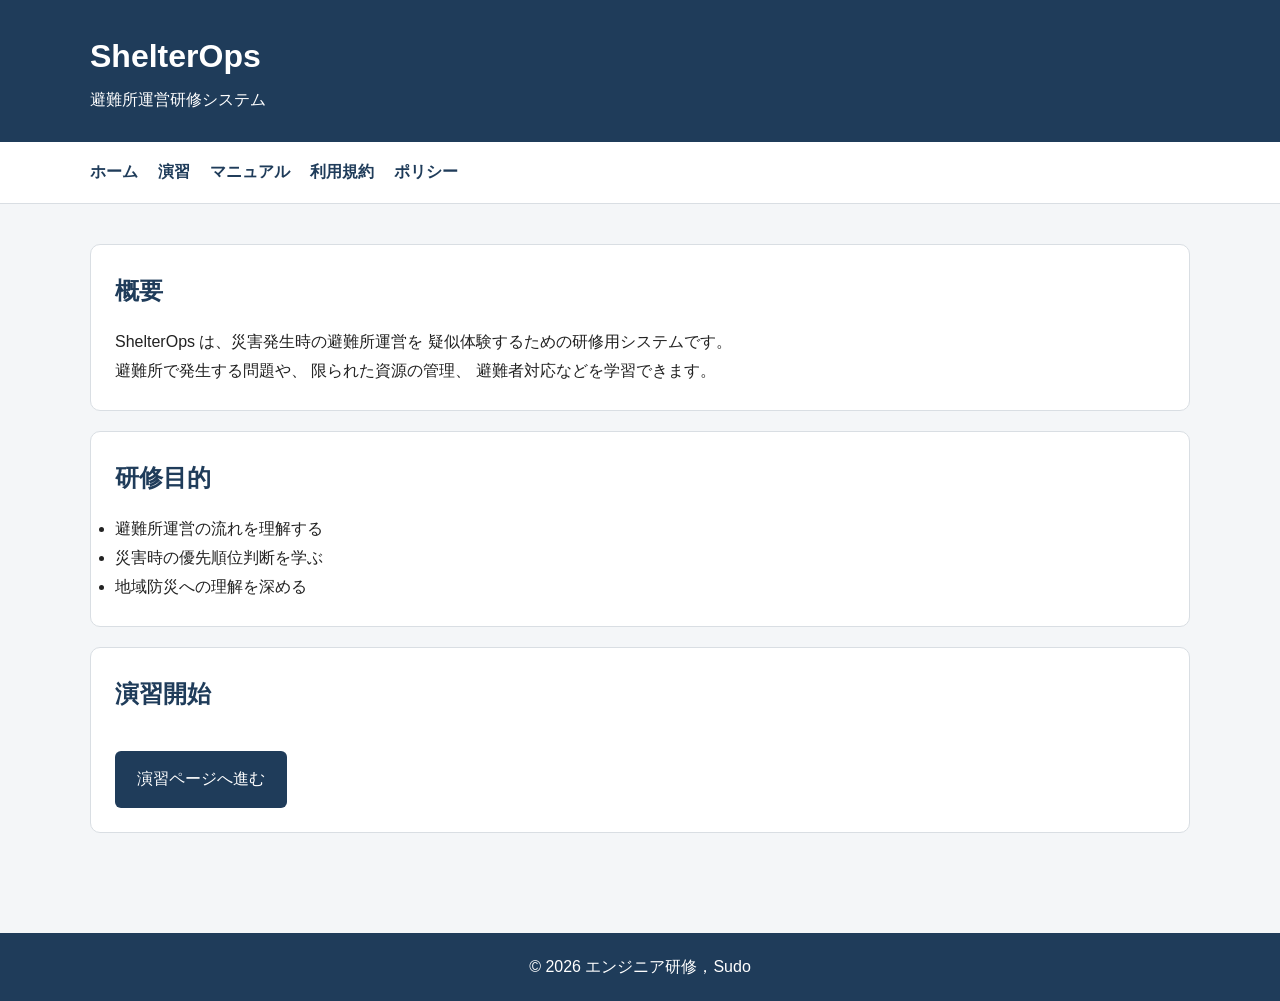
<file: index.html>
<!DOCTYPE html>
<html lang="ja">

<head>
    <meta charset="UTF-8">
    <meta name="viewport" content="width=device-width, initial-scale=1.0">
    <title>ShellterOps | ホーム</title>
    <link rel="stylesheet" href="style.css">
</head>

<body>

    <header>
        <div class="container">
            <h1>ShelterOps</h1>
            <p>避難所運営研修システム</p>
        </div>
    </header>

    <nav>
        <div class="container nav-links">
            <a href="index.html">ホーム</a>
            <a href="training.html">演習</a>
            <a href="manual.html">マニュアル</a>
            <a href="terms.html">利用規約</a>
            <a href="policy.html">ポリシー</a>
        </div>
    </nav>

    <main class="container">

        <section class="card">
            <h2>概要</h2>

            <p>
                ShelterOps は、災害発生時の避難所運営を
                疑似体験するための研修用システムです。
            </p>

            <p>
                避難所で発生する問題や、
                限られた資源の管理、
                避難者対応などを学習できます。
            </p>
        </section>

        <section class="card">
            <h2>研修目的</h2>

            <ul>
                <li>避難所運営の流れを理解する</li>
                <li>災害時の優先順位判断を学ぶ</li>
                <li>地域防災への理解を深める</li>
            </ul>
        </section>

        <section class="card">
            <h2>演習開始</h2>

            <a class="button" href="training.html">
                演習ページへ進む
            </a>
        </section>

    </main>

    <footer>
        <p>© 2026 エンジニア研修，Sudo</p>
    </footer>

</body>

</html>
</file>
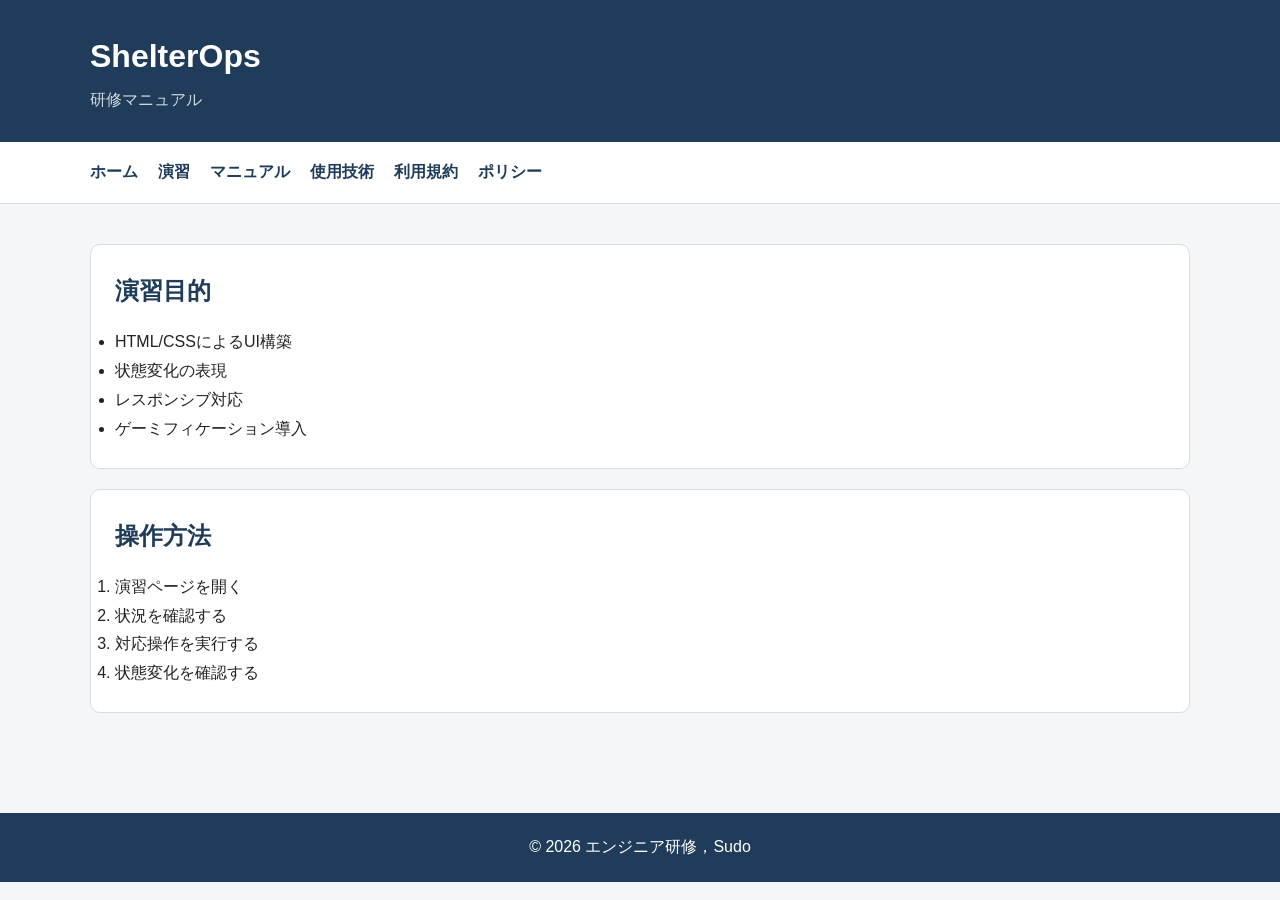
<file: manual.html>
<!DOCTYPE html>
<html lang="ja">

<head>
    <meta charset="UTF-8">
    <meta name="viewport" content="width=device-width, initial-scale=1.0">
    <title>ShelterOps | マニュアル</title>
    <link rel="stylesheet" href="style.css">
</head>

<body>

    <header>
        <div class="container">

            <h1>ShelterOps</h1>

            <p class="subtitle">
                研修マニュアル
            </p>

        </div>
    </header>


    <nav>
        <div class="container nav-links">

            <a href="index.html">ホーム</a>
            <a href="training.html">演習</a>
            <a href="manual.html">マニュアル</a>
            <a href="tech.html">使用技術</a>
            <a href="terms.html">利用規約</a>
            <a href="policy.html">ポリシー</a>

        </div>
    </nav>


    <main class="container">

        <section class="card">

            <h2>演習目的</h2>

            <ul>

                <li>
                    HTML/CSSによるUI構築
                </li>

                <li>
                    状態変化の表現
                </li>

                <li>
                    レスポンシブ対応
                </li>

                <li>
                    ゲーミフィケーション導入
                </li>

            </ul>

        </section>


        <section class="card">

            <h2>操作方法</h2>

            <ol>

                <li>
                    演習ページを開く
                </li>

                <li>
                    状況を確認する
                </li>

                <li>
                    対応操作を実行する
                </li>

                <li>
                    状態変化を確認する
                </li>

            </ol>

        </section>

    </main>


    <footer>

        <p>
            © 2026 エンジニア研修，Sudo
        </p>

    </footer>

</body>

</html>
</file>
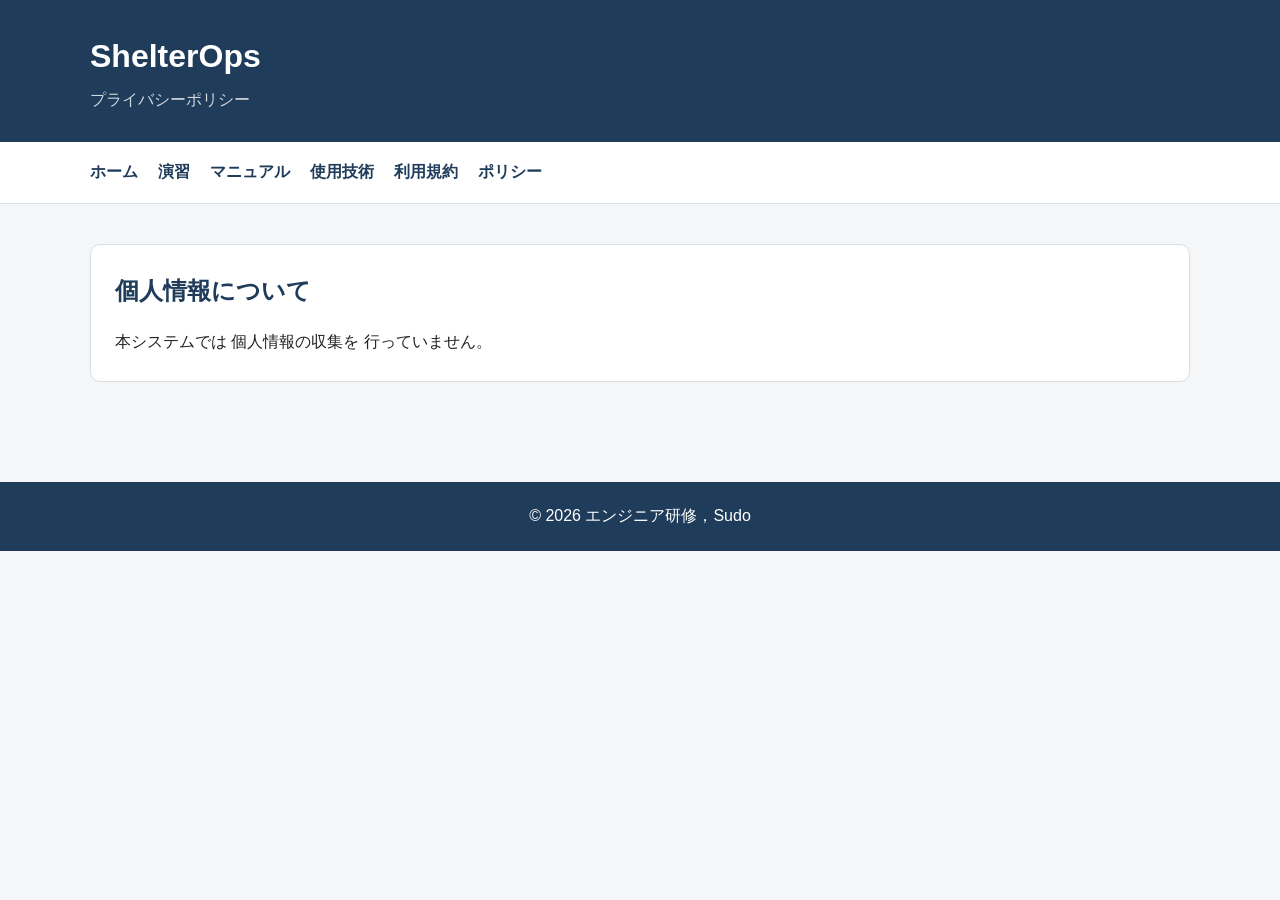
<file: policy.html>
<!DOCTYPE html>
<html lang="ja">

<head>
    <meta charset="UTF-8">
    <meta name="viewport" content="width=device-width, initial-scale=1.0">
    <title>ShelterOps | ポリシー</title>
    <link rel="stylesheet" href="style.css">
</head>

<body>

    <header>
        <div class="container">

            <h1>ShelterOps</h1>

            <p class="subtitle">
                プライバシーポリシー
            </p>

        </div>
    </header>


    <nav>
        <div class="container nav-links">

            <a href="index.html">ホーム</a>
            <a href="training.html">演習</a>
            <a href="manual.html">マニュアル</a>
            <a href="tech.html">使用技術</a>
            <a href="terms.html">利用規約</a>
            <a href="policy.html">ポリシー</a>

        </div>
    </nav>


    <main class="container">

        <section class="card">

            <h2>個人情報について</h2>

            <p>
                本システムでは
                個人情報の収集を
                行っていません。
            </p>

        </section>

    </main>


    <footer>

        <p>
            © 2026 エンジニア研修，Sudo
        </p>

    </footer>

</body>

</html>
</file>
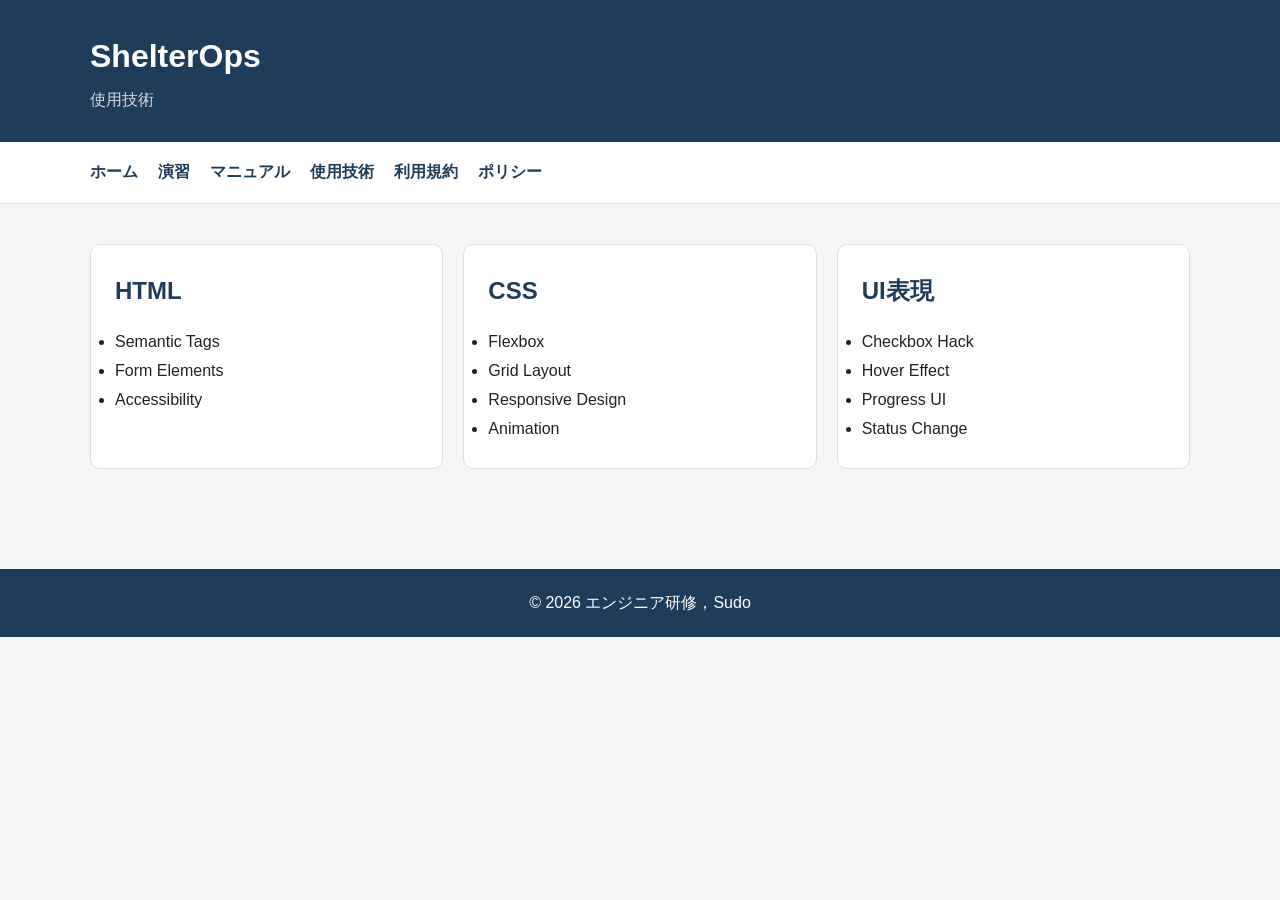
<file: tech.html>
<!DOCTYPE html>
<html lang="ja">

<head>
    <meta charset="UTF-8">
    <meta name="viewport" content="width=device-width, initial-scale=1.0">
    <title>ShelterOps | 使用技術</title>
    <link rel="stylesheet" href="style.css">
</head>

<body>

    <header>
        <div class="container">

            <h1>ShelterOps</h1>

            <p class="subtitle">
                使用技術
            </p>

        </div>
    </header>


    <nav>
        <div class="container nav-links">

            <a href="index.html">ホーム</a>
            <a href="training.html">演習</a>
            <a href="manual.html">マニュアル</a>
            <a href="tech.html">使用技術</a>
            <a href="terms.html">利用規約</a>
            <a href="policy.html">ポリシー</a>

        </div>
    </nav>


    <main class="container">

        <section class="grid">

            <div class="card">

                <h2>HTML</h2>

                <ul>
                    <li>Semantic Tags</li>
                    <li>Form Elements</li>
                    <li>Accessibility</li>
                </ul>

            </div>


            <div class="card">

                <h2>CSS</h2>

                <ul>
                    <li>Flexbox</li>
                    <li>Grid Layout</li>
                    <li>Responsive Design</li>
                    <li>Animation</li>
                </ul>

            </div>


            <div class="card">

                <h2>UI表現</h2>

                <ul>
                    <li>Checkbox Hack</li>
                    <li>Hover Effect</li>
                    <li>Progress UI</li>
                    <li>Status Change</li>
                </ul>

            </div>

        </section>

    </main>


    <footer>

        <p>
            © 2026 エンジニア研修，Sudo
        </p>

    </footer>

</body>

</html>
</file>
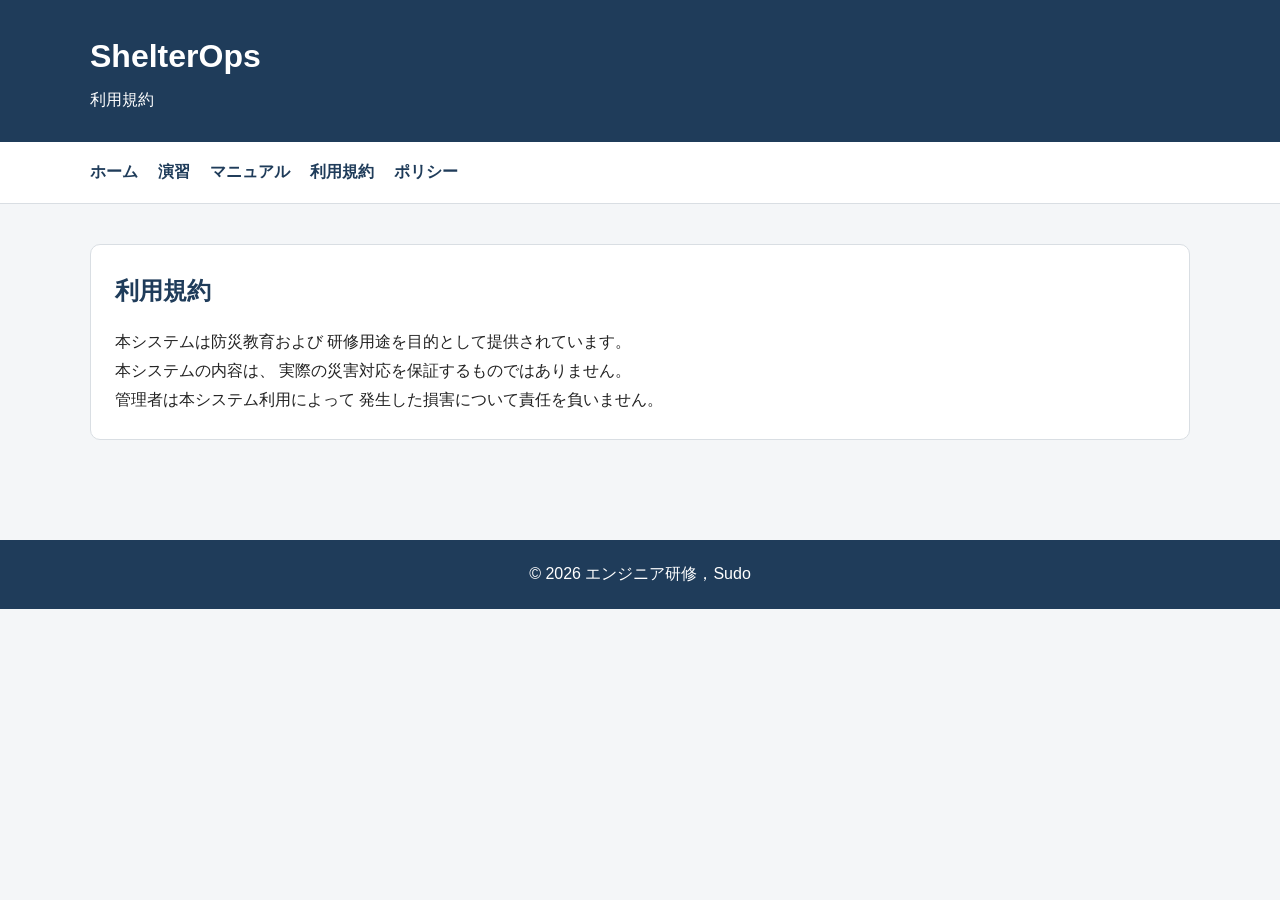
<file: terms.html>
<!DOCTYPE html>
<html lang="ja">

<head>
    <meta charset="UTF-8">
    <meta name="viewport" content="width=device-width, initial-scale=1.0">
    <title>ShellterOps | 利用規約</title>
    <link rel="stylesheet" href="style.css">
</head>

<body>

    <header>
        <div class="container">
            <h1>ShelterOps</h1>
            <p>利用規約</p>
        </div>
    </header>

    <nav>
        <div class="container nav-links">
            <a href="index.html">ホーム</a>
            <a href="training.html">演習</a>
            <a href="manual.html">マニュアル</a>
            <a href="terms.html">利用規約</a>
            <a href="policy.html">ポリシー</a>
        </div>
    </nav>

    <main class="container">

        <section class="card">
            <h2>利用規約</h2>

            <p>
                本システムは防災教育および
                研修用途を目的として提供されています。
            </p>

            <p>
                本システムの内容は、
                実際の災害対応を保証するものではありません。
            </p>

            <p>
                管理者は本システム利用によって
                発生した損害について責任を負いません。
            </p>
        </section>

    </main>

    <footer>
        <p>© 2026 エンジニア研修，Sudo</p>
    </footer>

</body>

</html>
</file>
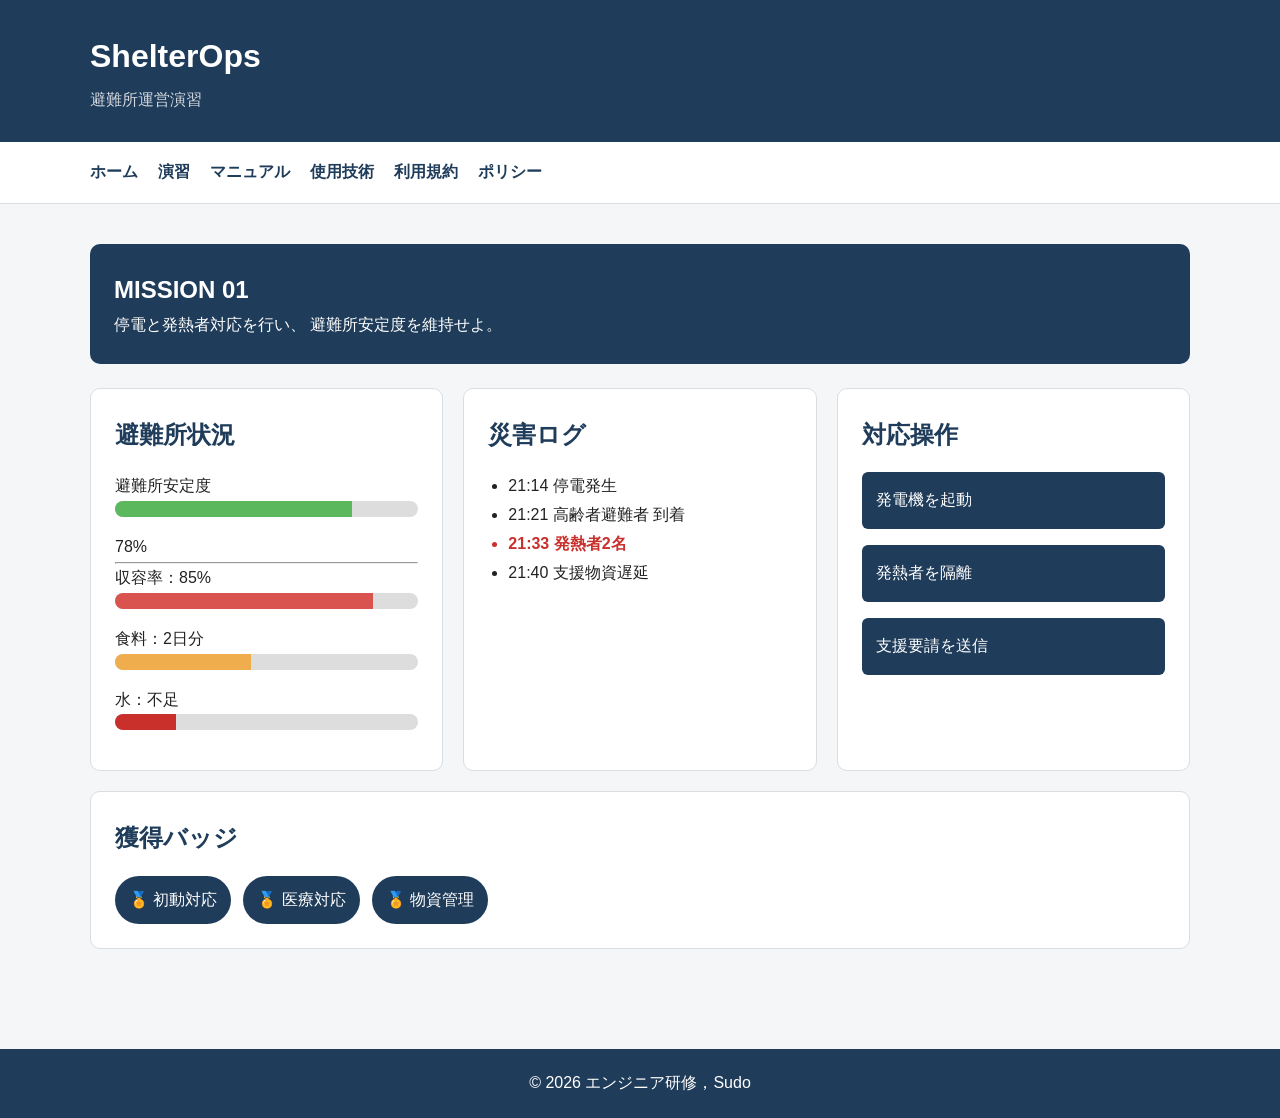
<file: training.html>
<!DOCTYPE html>
<html lang="ja">

<head>
    <meta charset="UTF-8">
    <meta name="viewport" content="width=device-width, initial-scale=1.0">
    <title>ShelterOps | 演習</title>
    <link rel="stylesheet" href="style.css">
</head>

<body>

    <header>
        <div class="container">

            <h1>ShelterOps</h1>

            <p class="subtitle">
                避難所運営演習
            </p>

        </div>
    </header>


    <nav>
        <div class="container nav-links">

            <a href="index.html">ホーム</a>
            <a href="training.html">演習</a>
            <a href="manual.html">マニュアル</a>
            <a href="tech.html">使用技術</a>
            <a href="terms.html">利用規約</a>
            <a href="policy.html">ポリシー</a>

        </div>
    </nav>


    <main class="container">

        <section class="mission">

            <h2>
                MISSION 01
            </h2>

            <p>
                停電と発熱者対応を行い、
                避難所安定度を維持せよ。
            </p>

        </section>


        <section class="grid">

            <!-- 状況 -->
            <div class="card">

                <h2>避難所状況</h2>

                <p>避難所安定度</p>

                <div class="meter">
                    <div class="meter-fill"></div>
                </div>

                <p>78%</p>

                <hr>

                <p>収容率：85%</p>

                <div class="meter">
                    <div class="danger"></div>
                </div>

                <p>食料：2日分</p>

                <div class="meter">
                    <div class="warning"></div>
                </div>

                <p>水：不足</p>

                <div class="meter">
                    <div class="alert"></div>
                </div>

            </div>


            <!-- ログ -->
            <div class="card">

                <h2>災害ログ</h2>

                <ul class="logs">

                    <li>
                        21:14 停電発生
                    </li>

                    <li>
                        21:21 高齢者避難者 到着
                    </li>

                    <li class="danger-text">
                        21:33 発熱者2名
                    </li>

                    <li>
                        21:40 支援物資遅延
                    </li>

                </ul>

            </div>


            <!-- 操作 -->
            <div class="card">

                <h2>対応操作</h2>

                <!-- 発電機 -->
                <input type="checkbox" id="power">

                <label class="action" for="power">
                    発電機を起動
                </label>

                <div class="result">
                    ✓ 非常電源を復旧しました
                </div>


                <!-- 発熱者 -->
                <input type="checkbox" id="medical">

                <label class="action" for="medical">
                    発熱者を隔離
                </label>

                <div class="result">
                    ✓ 医療スペースを確保しました
                </div>


                <!-- 支援 -->
                <input type="checkbox" id="support">

                <label class="action" for="support">
                    支援要請を送信
                </label>

                <div class="result">
                    ✓ 支援要請を送信しました
                </div>

            </div>

        </section>


        <section class="card">

            <h2>獲得バッジ</h2>

            <div class="badges">

                <div class="badge">
                    🏅 初動対応
                </div>

                <div class="badge">
                    🏅 医療対応
                </div>

                <div class="badge">
                    🏅 物資管理
                </div>

            </div>

        </section>

    </main>


    <footer>

        <p>
            © 2026 エンジニア研修，Sudo
        </p>

    </footer>

</body>

</html>
</file>
<file: style.css>
/* =========================
   RESET
========================= */

* {
    margin: 0;
    padding: 0;
    box-sizing: border-box;
}


/* =========================
   BODY
========================= */

body {
    font-family: sans-serif;
    background: #f4f6f8;
    color: #222;
    line-height: 1.8;
}


/* =========================
   LAYOUT
========================= */

.container {
    width: 90%;
    max-width: 1100px;
    margin: auto;
}


/* =========================
   HEADER
========================= */

header {
    background: #1f3c5a;
    color: white;
    padding: 28px 0;
}

.subtitle {
    opacity: 0.8;
}


/* =========================
   NAVIGATION
========================= */

nav {
    background: white;
    border-bottom: 1px solid #d9dee3;
}

.nav-links {
    display: flex;
    gap: 20px;
    padding: 16px 0;
    flex-wrap: wrap;
}

.nav-links a {
    text-decoration: none;
    color: #1f3c5a;
    font-weight: bold;
    transition: 0.3s;
}

.nav-links a:hover {
    opacity: 0.7;
}


/* =========================
   MAIN
========================= */

main {
    padding: 40px 0;
}


/* =========================
   GRID
========================= */

.grid {
    display: grid;
    grid-template-columns: 1fr 1fr 1fr;
    gap: 20px;
}


/* =========================
   CARD
========================= */

.card {
    background: white;
    border: 1px solid #d9dee3;
    border-radius: 10px;
    padding: 24px;
    margin-bottom: 20px;
}

.card h2,
.card h3 {
    margin-bottom: 16px;
    color: #1f3c5a;
}


/* =========================
   HERO
========================= */

.hero {
    text-align: center;
}


/* =========================
   BUTTON
========================= */

.button {
    display: inline-block;
    background: #1f3c5a;
    color: white;
    text-decoration: none;
    padding: 14px 22px;
    border-radius: 6px;
    margin-top: 20px;
    transition: 0.3s;
}

.button:hover {
    opacity: 0.8;
}


/* =========================
   MISSION
========================= */

.mission {
    background: #1f3c5a;
    color: white;
    padding: 24px;
    border-radius: 10px;
    margin-bottom: 24px;
}


/* =========================
   METER
========================= */

.meter {
    width: 100%;
    height: 16px;
    background: #ddd;
    border-radius: 999px;
    overflow: hidden;
    margin-bottom: 16px;
}

.meter-fill {
    width: 78%;
    height: 100%;
    background: #5cb85c;
}

.danger {
    width: 85%;
    height: 100%;
    background: #d9534f;
}

.warning {
    width: 45%;
    height: 100%;
    background: #f0ad4e;
}

.alert {
    width: 20%;
    height: 100%;
    background: #c9302c;
    animation: blink 1s infinite;
}


/* =========================
   LOGS
========================= */

.logs {
    padding-left: 20px;
}

.danger-text {
    color: #c9302c;
    font-weight: bold;
}


/* =========================
   ACTION
========================= */

input {
    display: none;
}

.action {
    display: block;
    background: #1f3c5a;
    color: white;
    padding: 14px;
    border-radius: 6px;
    margin-top: 16px;
    cursor: pointer;
    transition: 0.3s;
}

.action:hover {
    opacity: 0.8;
}

.result {
    display: none;
    background: #eef6ee;
    border: 1px solid #b9d8b9;
    padding: 12px;
    border-radius: 6px;
    margin-top: 10px;
}


/* checkbox hack */

input:checked+.action+.result {
    display: block;
}


/* =========================
   BADGES
========================= */

.badges {
    display: flex;
    gap: 12px;
    flex-wrap: wrap;
}

.badge {
    background: #1f3c5a;
    color: white;
    padding: 10px 14px;
    border-radius: 999px;
}


/* =========================
   FOOTER
========================= */

footer {
    background: #1f3c5a;
    color: white;
    text-align: center;
    padding: 20px;
    margin-top: 40px;
}


/* =========================
   ANIMATION
========================= */

@keyframes blink {

    0% {
        opacity: 1;
    }

    50% {
        opacity: 0.4;
    }

    100% {
        opacity: 1;
    }

}


/* =========================
   RESPONSIVE
========================= */

@media(max-width:900px) {

    .grid {
        grid-template-columns: 1fr;
    }

}
</file>
